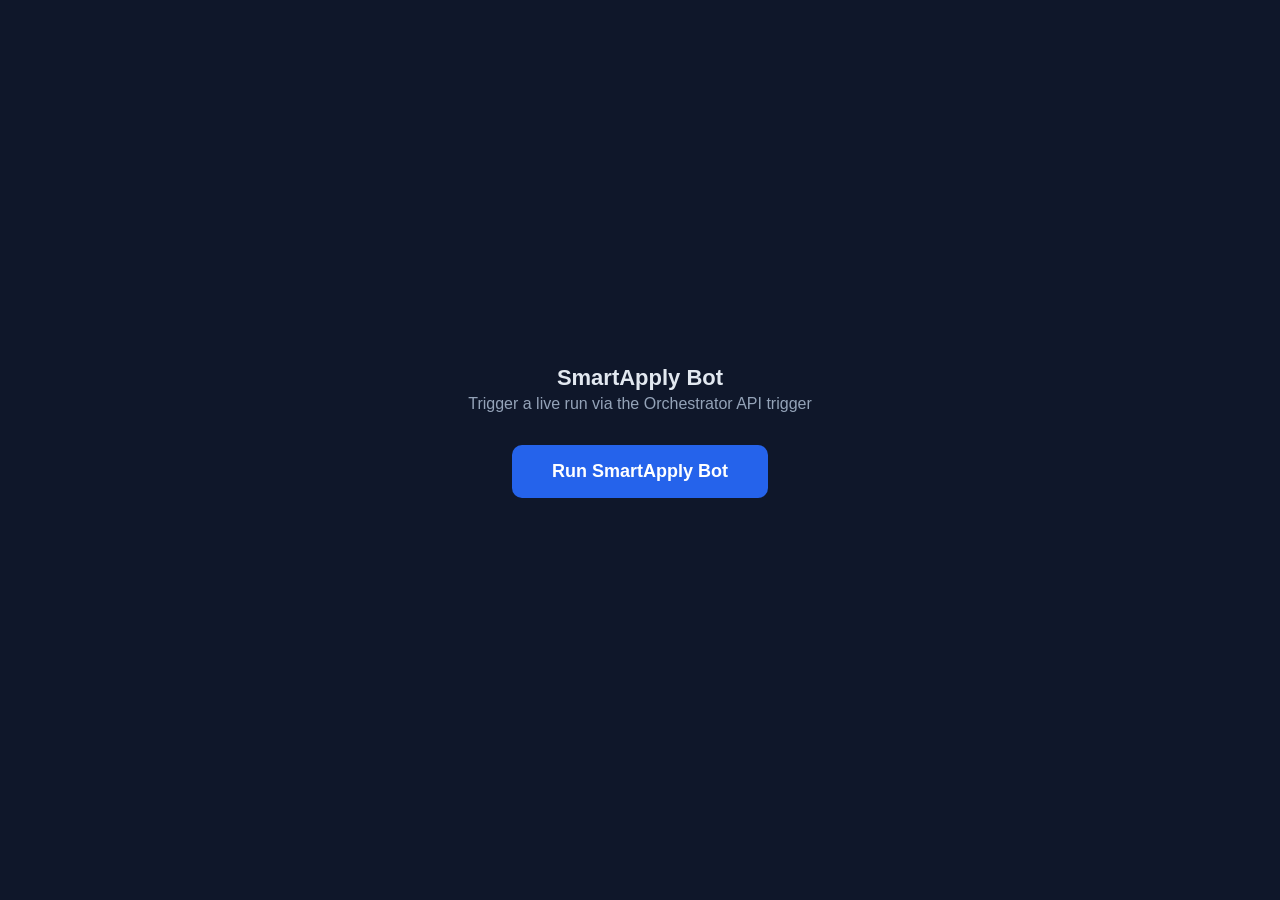
<file: demo/index.html>
<!DOCTYPE html>
<html lang="en">
<head>
<meta charset="UTF-8">
<title>Run SmartApply Bot</title>
<style>
  body {
    font-family: -apple-system, Segoe UI, Arial, sans-serif;
    background: #0f172a;
    color: #e2e8f0;
    display: flex;
    flex-direction: column;
    align-items: center;
    justify-content: center;
    min-height: 100vh;
    margin: 0;
    padding: 24px;
    box-sizing: border-box;
  }
  h1 { font-size: 22px; margin-bottom: 4px; }
  p.sub { color: #94a3b8; margin-top: 0; margin-bottom: 32px; }
  button {
    font-size: 18px;
    font-weight: 600;
    padding: 16px 40px;
    border-radius: 10px;
    border: none;
    background: #2563eb;
    color: white;
    cursor: pointer;
    transition: background 0.15s;
  }
  button:hover:not(:disabled) { background: #1d4ed8; }
  button:disabled { background: #334155; cursor: default; }
  #status {
    margin-top: 28px;
    min-height: 24px;
    font-size: 15px;
  }
  .ok { color: #4ade80; }
  .err { color: #f87171; }
  .pending { color: #facc15; }
  pre {
    margin-top: 16px;
    background: #1e293b;
    border: 1px solid #334155;
    border-radius: 8px;
    padding: 16px;
    max-width: 640px;
    width: 100%;
    overflow-x: auto;
    font-size: 13px;
    box-sizing: border-box;
  }
</style>
</head>
<body>
  <h1>SmartApply Bot</h1>
  <p class="sub">Trigger a live run via the Orchestrator API trigger</p>
  <button id="runBtn">Run SmartApply Bot</button>
  <div id="status"></div>
  <pre id="output" style="display:none"></pre>

<script>
const btn = document.getElementById("runBtn");
const statusEl = document.getElementById("status");
const outputEl = document.getElementById("output");

function setStatus(text, cls) {
  statusEl.textContent = text;
  statusEl.className = cls || "";
}

function showOutput(obj) {
  outputEl.style.display = "block";
  outputEl.textContent = JSON.stringify(obj, null, 2);
}

btn.addEventListener("click", async () => {
  btn.disabled = true;
  outputEl.style.display = "none";
  setStatus("Firing trigger...", "pending");
  try {
    const res = await fetch("/run", { method: "POST" });
    const data = await res.json();
    if (data.ok) {
      setStatus("Trigger fired successfully.", "ok");
      showOutput(data.result);
    } else {
      setStatus("Failed: " + data.error, "err");
    }
  } catch (err) {
    setStatus("Failed: " + err.message, "err");
  } finally {
    btn.disabled = false;
  }
});
</script>
</body>
</html>
</file>
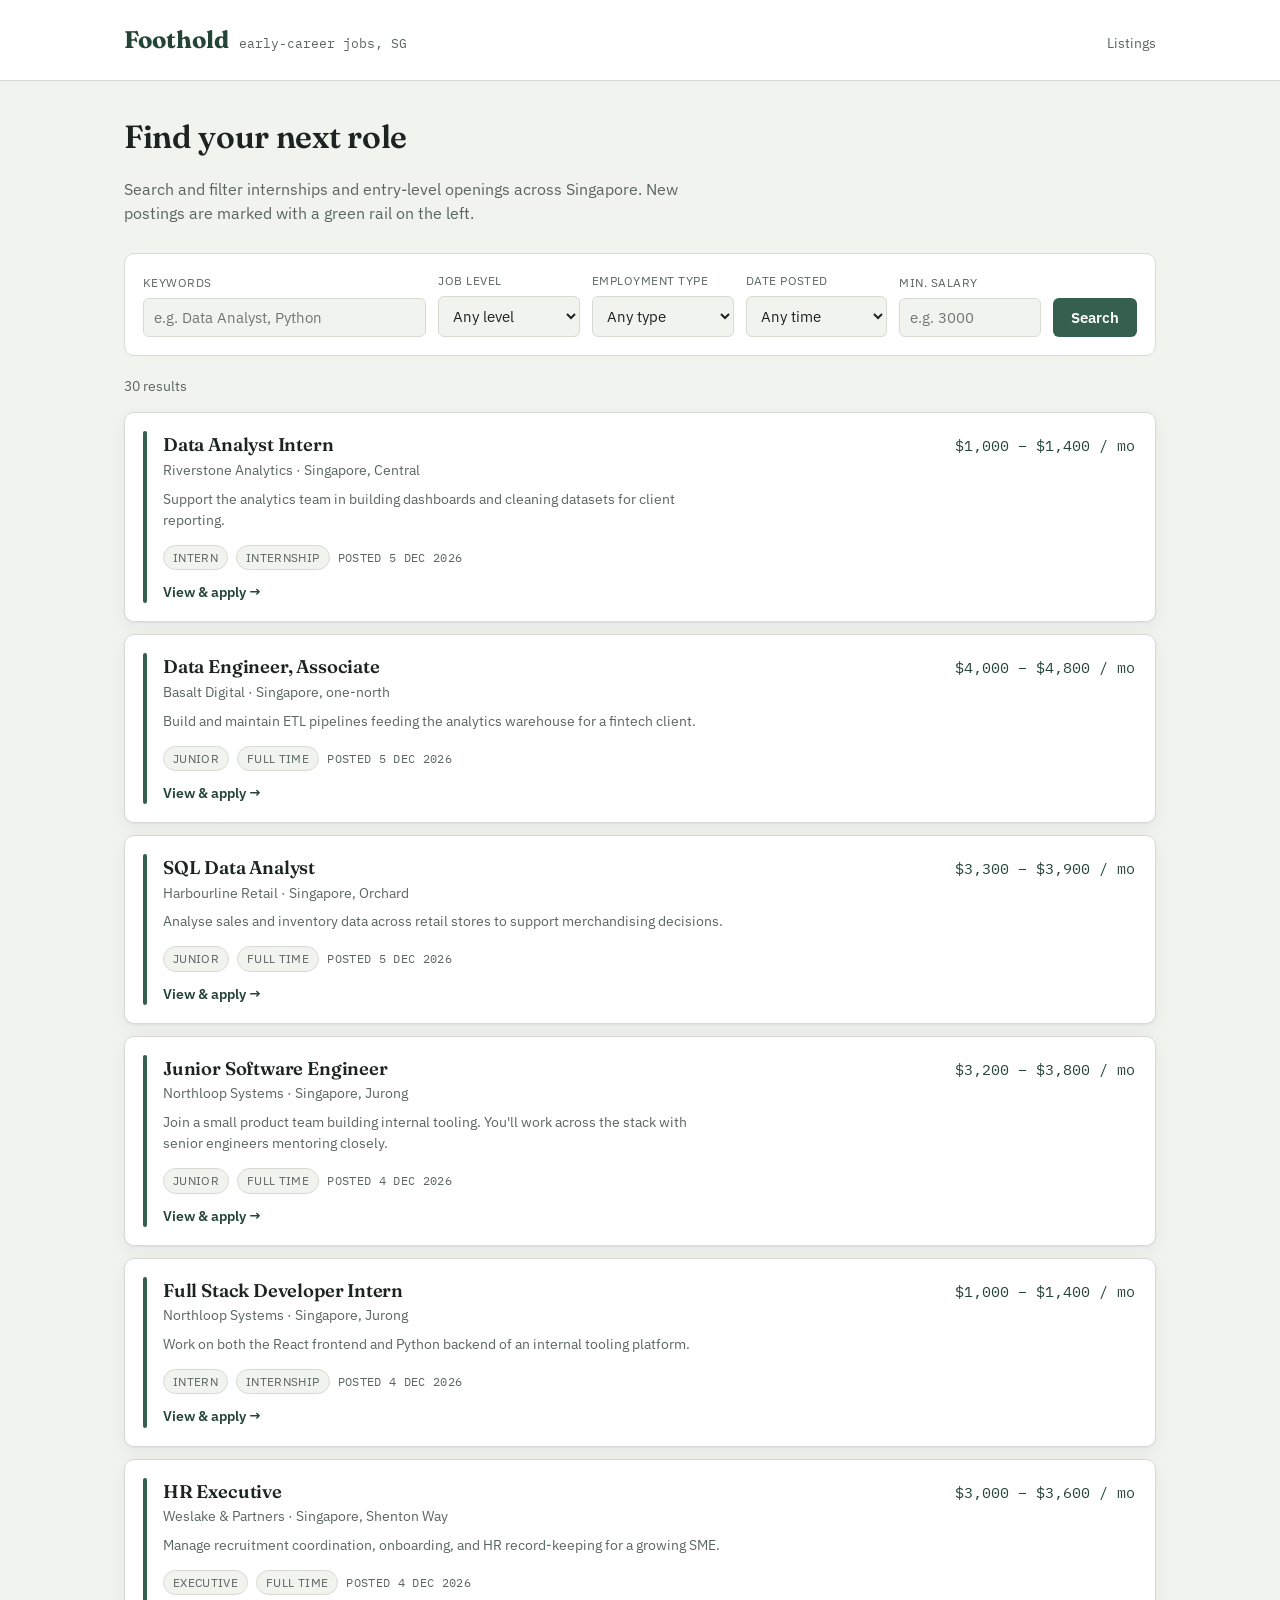
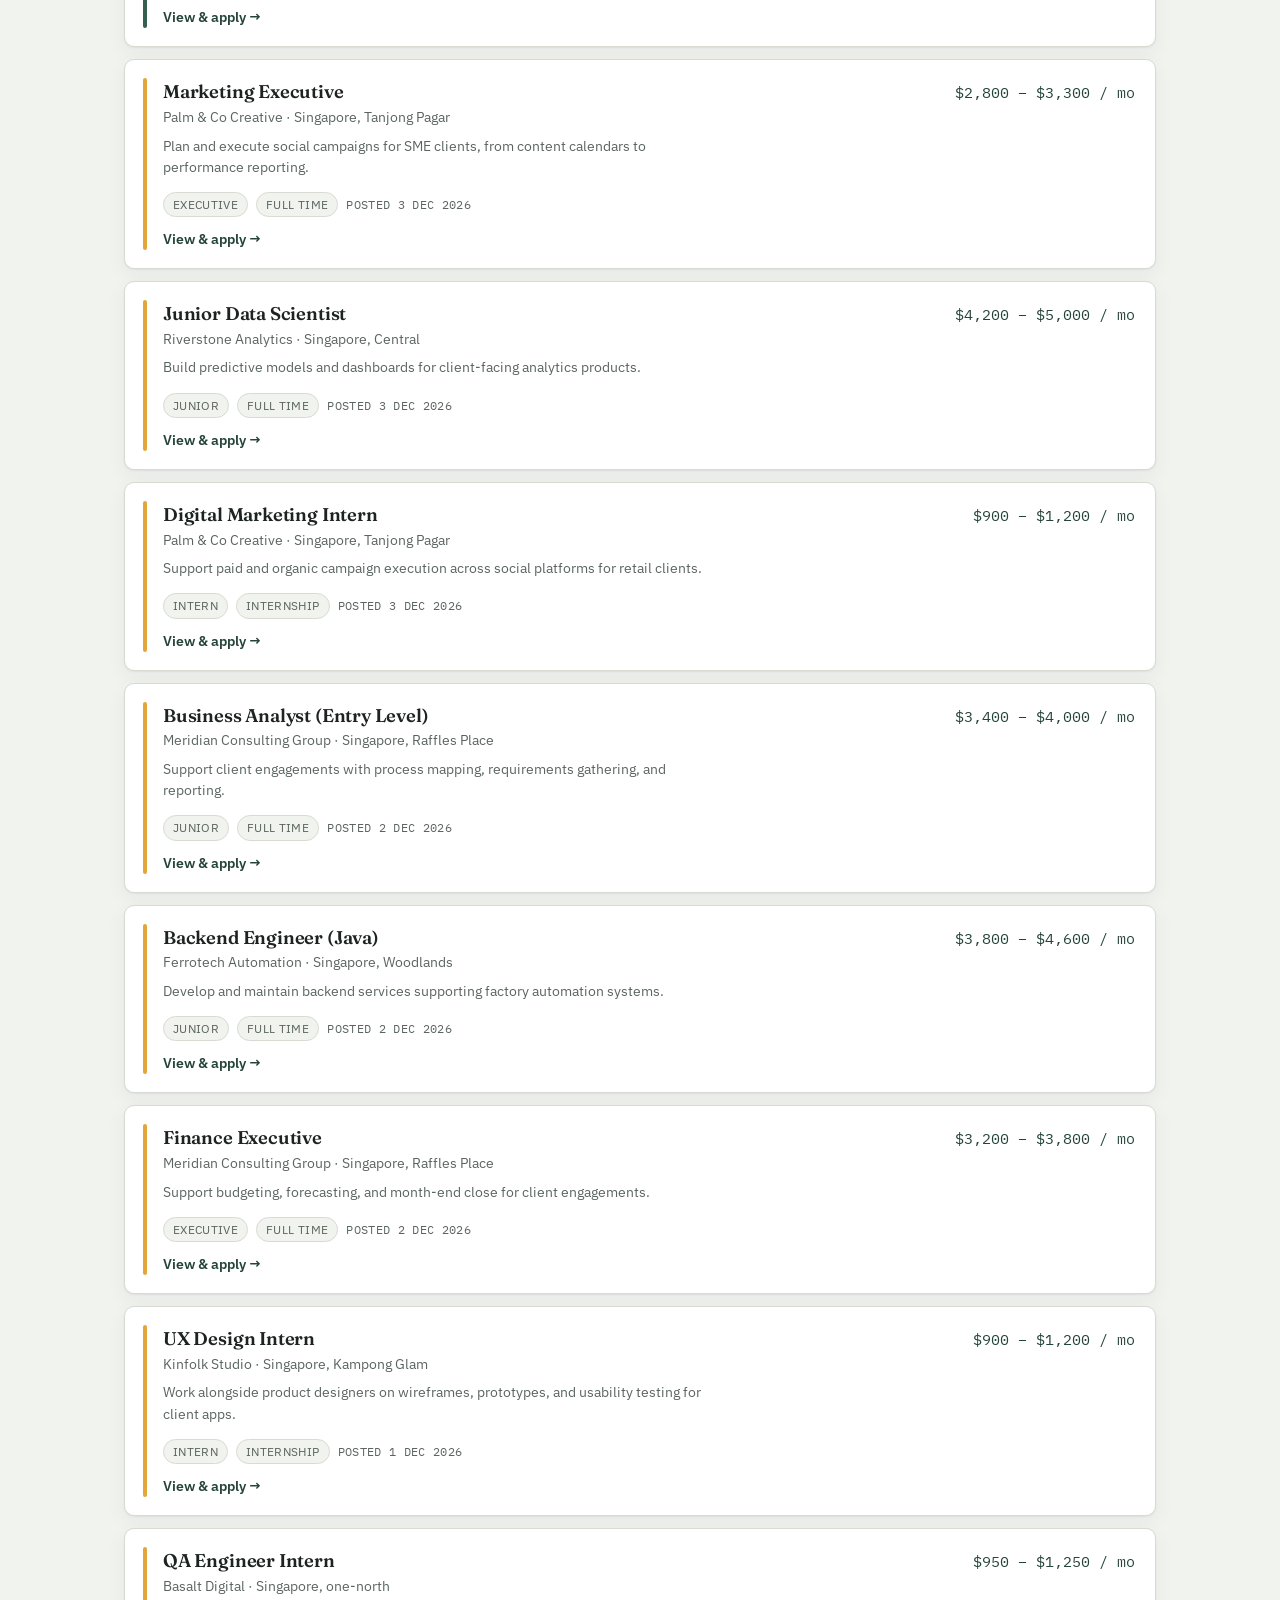
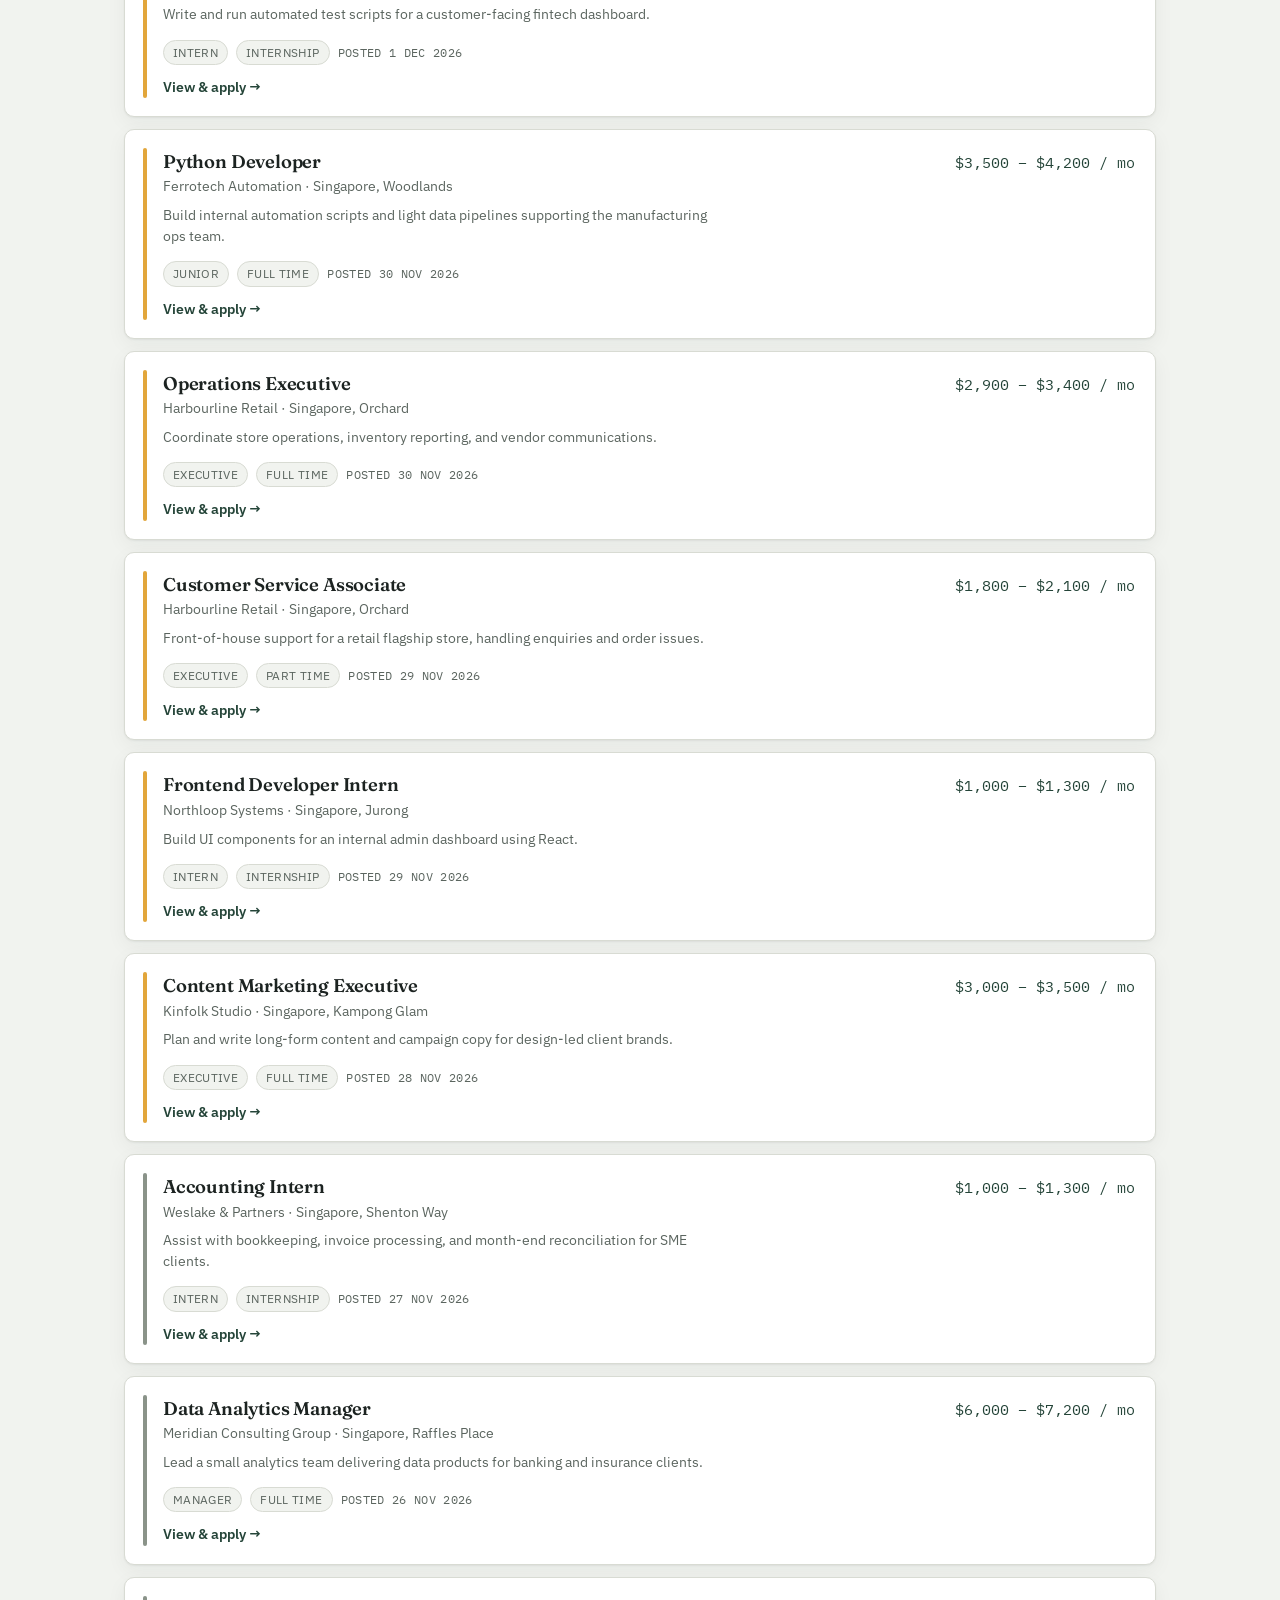
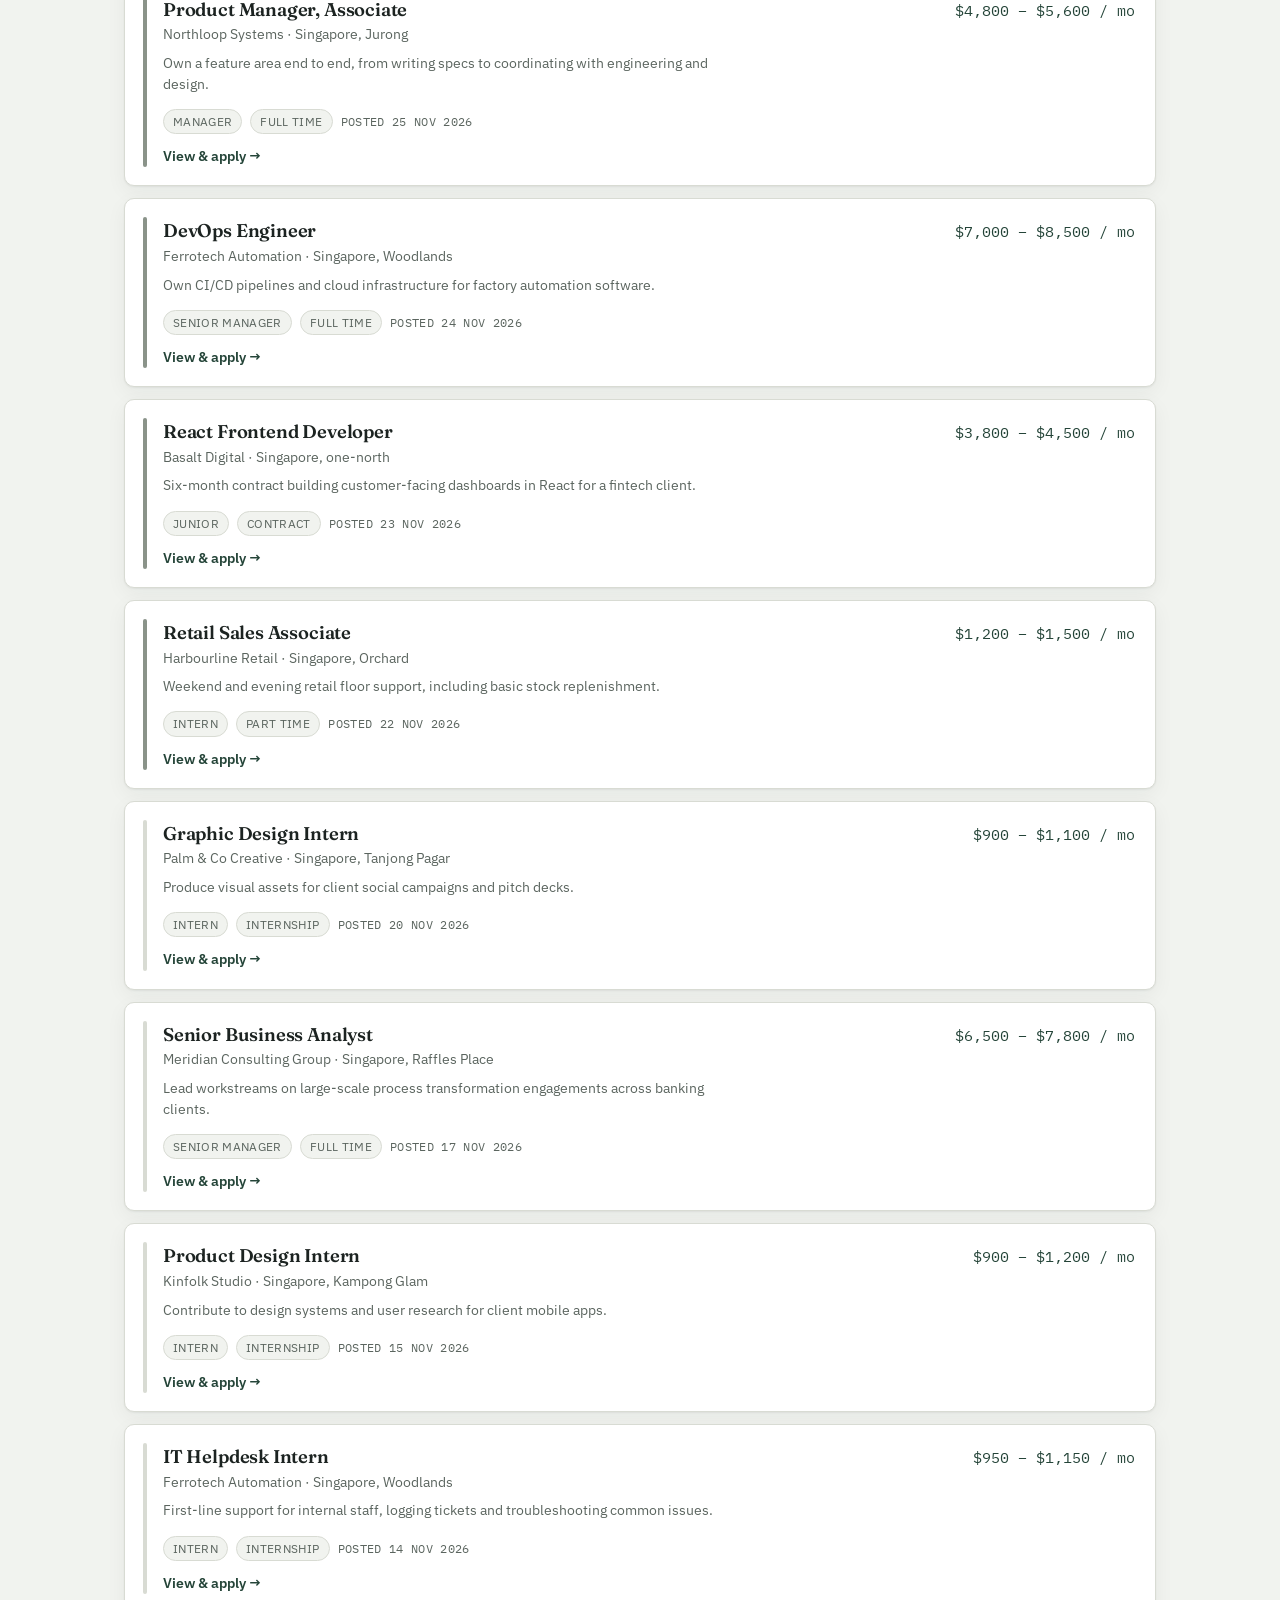
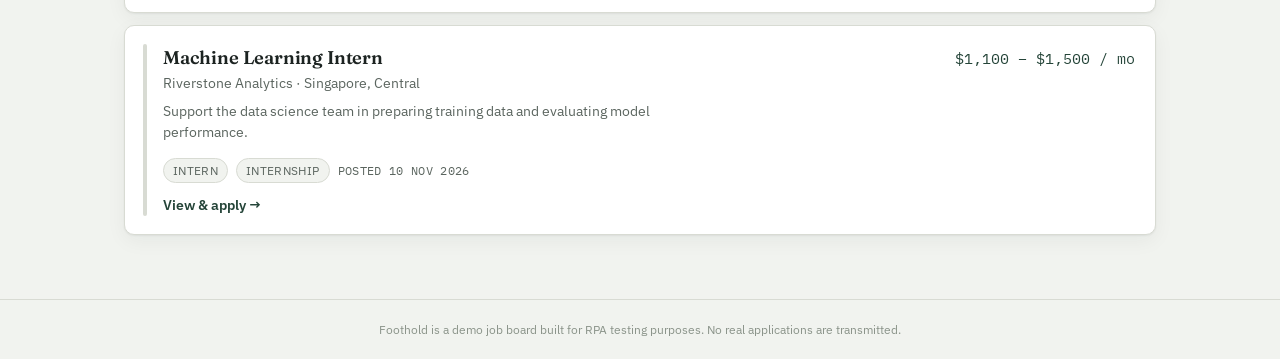
<file: JobBoardWebsite/index.html>
<!DOCTYPE html>
<html lang="en">
<head>
<meta charset="UTF-8" />
<meta name="viewport" content="width=device-width, initial-scale=1.0" />
<title>Foothold — Job Listings</title>
<link rel="preconnect" href="https://fonts.googleapis.com" />
<link href="https://fonts.googleapis.com/css2?family=Fraunces:wght@500;600;700&family=IBM+Plex+Sans:wght@400;500;600&family=IBM+Plex+Mono:wght@400;500&display=swap" rel="stylesheet" />
<link rel="stylesheet" href="style.css" />
</head>
<body>

<header class="site-header">
  <div class="site-header__inner">
    <a class="brand" href="index.html">
      <span class="brand__mark">Foothold</span>
      <span class="brand__tag">early-career jobs, SG</span>
    </a>
    <nav class="site-nav">
      <a href="index.html">Listings</a>
    </nav>
  </div>
</header>

<main>
  <div class="page-intro">
    <h1>Find your next role</h1>
    <p>Search and filter internships and entry-level openings across Singapore. New postings are marked with a green rail on the left.</p>
  </div>

  <form class="filter-bar" id="filter-form" autocomplete="off">
    <div class="field">
      <label for="search-keywords">Keywords</label>
      <input type="text" id="search-keywords" name="search-keywords" placeholder="e.g. Data Analyst, Python" />
    </div>
    <div class="field">
      <label for="filter-job-level">Job level</label>
      <select id="filter-job-level" name="filter-job-level">
        <option value="">Any level</option>
        <option value="Intern">Intern</option>
        <option value="Junior">Junior</option>
        <option value="Executive">Executive</option>
        <option value="Manager">Manager</option>
        <option value="Senior Manager">Senior Manager</option>
      </select>
    </div>
    <div class="field">
      <label for="filter-employment-type">Employment type</label>
      <select id="filter-employment-type" name="filter-employment-type">
        <option value="">Any type</option>
        <option value="Internship">Internship</option>
        <option value="Part Time">Part Time</option>
        <option value="Full Time">Full Time</option>
        <option value="Contract">Contract</option>
      </select>
    </div>
    <div class="field">
      <label for="filter-date-posted">Date posted</label>
      <select id="filter-date-posted" name="filter-date-posted">
        <option value="">Any time</option>
        <option value="1">Last 24 hours</option>
        <option value="7">Last 7 days</option>
        <option value="14">Last 2 weeks</option>
      </select>
    </div>
    <div class="field">
      <label for="filter-min-salary">Min. salary</label>
      <input type="number" id="filter-min-salary" name="filter-min-salary" placeholder="e.g. 3000" min="0" step="100" />
    </div>
    <button type="submit" class="btn btn-primary" id="btn-search">Search</button>
  </form>

  <p class="results-meta" id="results-count">Showing all listings</p>

  <div class="job-list" id="job-results"></div>
</main>

<footer class="site-footer">
  Foothold is a demo job board built for RPA testing purposes. No real applications are transmitted.
</footer>

<script src="jobs-data.js"></script>
<script>
  const resultsEl = document.getElementById("job-results");
  const countEl = document.getElementById("results-count");
  const form = document.getElementById("filter-form");

  function renderJobs(jobs) {
    resultsEl.innerHTML = "";

    if (jobs.length === 0) {
      resultsEl.innerHTML = '<div class="empty-state" id="empty-state">No listings match those filters. Try widening your search.</div>';
      countEl.textContent = "0 results";
      return;
    }

    countEl.textContent = jobs.length + (jobs.length === 1 ? " result" : " results");

    jobs.forEach(function (job) {
      const daysAgo = job.postedDaysAgo;
      const rail = freshnessClass(daysAgo);
      const card = document.createElement("article");
      card.className = "job-card";
      card.id = "job-card-" + job.id;
      card.innerHTML =
        '<div class="job-card__rail ' + rail + '"></div>' +
        '<div class="job-card__body">' +
          '<div class="job-card__top">' +
            '<h2 class="job-card__title">' + job.title + '</h2>' +
            '<span class="job-card__salary">' + formatSalary(job) + '</span>' +
          '</div>' +
          '<div class="job-card__company">' + job.company + ' &middot; ' + job.location + '</div>' +
          '<p class="job-card__desc">' + job.description + '</p>' +
          '<div class="job-card__meta">' +
            '<span class="badge">' + job.level + '</span>' +
            '<span class="badge">' + job.type + '</span>' +
            '<span class="badge badge-posted">Posted ' + formatPostedDate(job.postedDate) + '</span>' +
          '</div>' +
          '<div class="job-card__footer">' +
            '<a class="apply-link" id="apply-link-' + job.id + '" href="job-detail.html?id=' + job.id + '">View &amp; apply &rarr;</a>' +
          '</div>' +
        '</div>';
      resultsEl.appendChild(card);
    });
  }

  // --- keyword matching ---
  // Keywords arrive as a comma-separated string ("Data Analyst, Python") --
  // that is the format the bot types, and the same format the workflows
  // split on. Commas and spaces are both separators, never literal text to
  // match. A job matches when every term appears somewhere in it, in any
  // order, so "Data, Python" and "Python Data" give the same results.
  function matchesKeywords(haystack, query) {
    const terms = query.toLowerCase().split(/[,\s]+/).filter(function (term) {
      return term !== "";
    });
    const hay = haystack.toLowerCase();
    return terms.every(function (term) {
      return hay.indexOf(term) !== -1;
    });
  }
  // --- end keyword matching ---

  function applyFilters() {
    const keywords = document.getElementById("search-keywords").value;
    const level = document.getElementById("filter-job-level").value;
    const type = document.getElementById("filter-employment-type").value;
    const datePosted = document.getElementById("filter-date-posted").value;
    const minSalary = document.getElementById("filter-min-salary").value;

    let filtered = JOBS.filter(function (job) {
      const haystack = job.title + " " + job.company + " " + job.keywords.join(" ");
      if (!matchesKeywords(haystack, keywords)) return false;
      if (level && job.level !== level) return false;
      if (type && job.type !== type) return false;
      if (datePosted && job.postedDaysAgo > parseInt(datePosted, 10)) return false;
      if (minSalary && job.salaryMax < parseInt(minSalary, 10)) return false;
      return true;
    });

    filtered.sort(function (a, b) { return a.postedDaysAgo - b.postedDaysAgo; });
    renderJobs(filtered);
  }

  form.addEventListener("submit", function (e) {
    e.preventDefault();
    applyFilters();
  });

  // Initial render: all jobs, freshest first
  applyFilters();
</script>

</body>
</html>
</file>
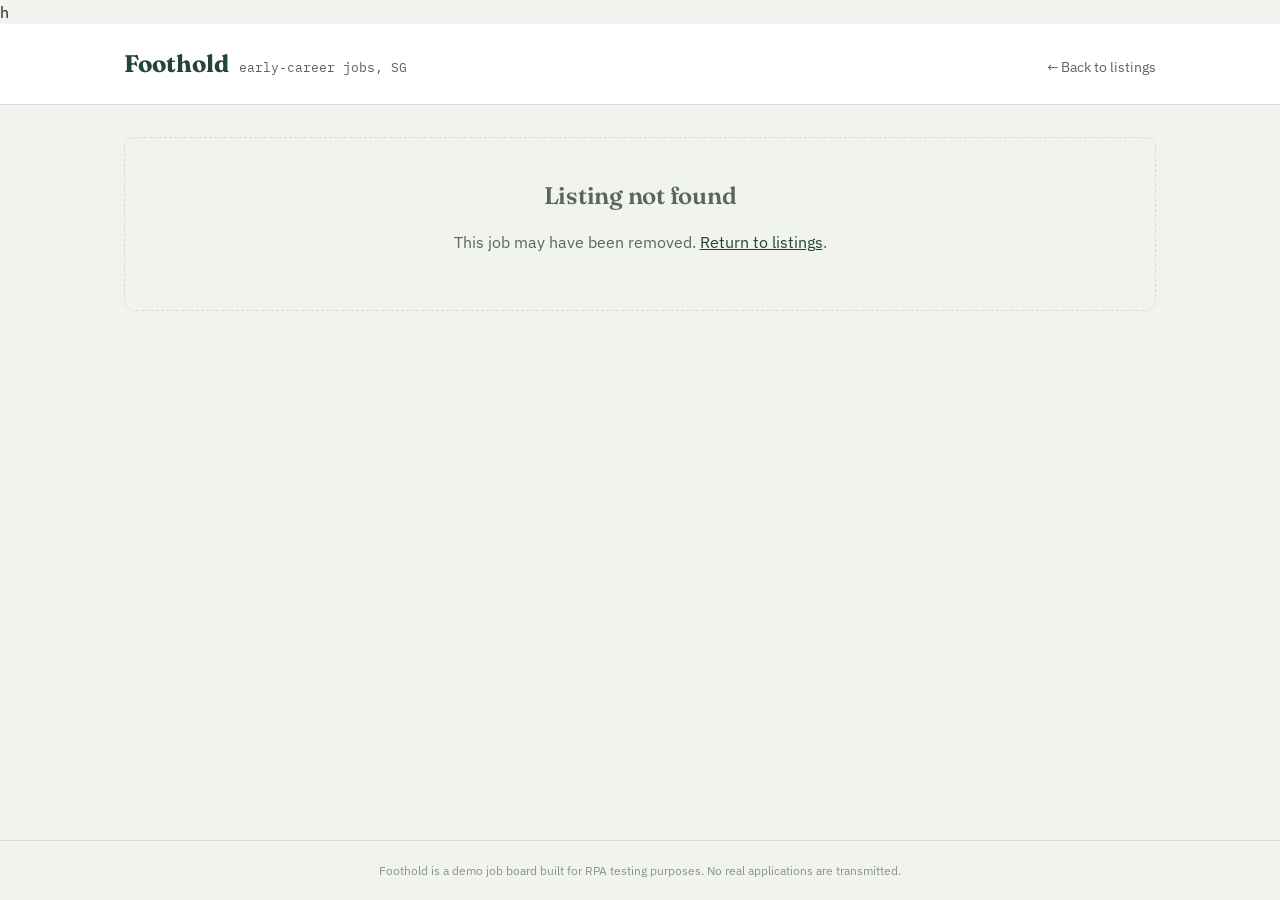
<file: JobBoardWebsite/job-detail.html>
h<!DOCTYPE html>
<html lang="en">
<head>
<meta charset="UTF-8" />
<meta name="viewport" content="width=device-width, initial-scale=1.0" />
<title>Foothold — Job Details</title>
<link rel="preconnect" href="https://fonts.googleapis.com" />
<link href="https://fonts.googleapis.com/css2?family=Fraunces:wght@500;600;700&family=IBM+Plex+Sans:wght@400;500;600&family=IBM+Plex+Mono:wght@400;500&display=swap" rel="stylesheet" />
<link rel="stylesheet" href="style.css" />
</head>
<body>

<header class="site-header">
  <div class="site-header__inner">
    <a class="brand" href="index.html">
      <span class="brand__mark">Foothold</span>
      <span class="brand__tag">early-career jobs, SG</span>
    </a>
    <nav class="site-nav">
      <a href="index.html">&larr; Back to listings</a>
    </nav>
  </div>
</header>

<main id="main-content">
  <!-- Populated by script below -->
</main>

<footer class="site-footer">
  Foothold is a demo job board built for RPA testing purposes. No real applications are transmitted.
</footer>

<script src="jobs-data.js"></script>
<script>
  const params = new URLSearchParams(window.location.search);
  const jobId = params.get("id");
  const job = getJobById(jobId);
  const mainEl = document.getElementById("main-content");

  if (!job) {
    mainEl.innerHTML =
      '<div class="empty-state" id="job-not-found">' +
        '<h2>Listing not found</h2>' +
        '<p>This job may have been removed. <a href="index.html">Return to listings</a>.</p>' +
      '</div>';
  } else {
    document.title = job.title + " — Foothold";

    mainEl.innerHTML =
      '<div class="job-detail" id="job-detail-panel">' +
        '<div class="job-detail__header">' +
          '<div>' +
            '<h1 id="job-title">' + job.title + '</h1>' +
            '<div class="job-card__company" id="job-company">' + job.company + ' &middot; ' + job.location + '</div>' +
          '</div>' +
          '<div class="job-detail__salary" id="job-salary">' + formatSalary(job) + '</div>' +
        '</div>' +

        '<div class="job-card__meta">' +
          '<span class="badge" id="job-level">' + job.level + '</span>' +
          '<span class="badge" id="job-type">' + job.type + '</span>' +
          '<span class="badge badge-posted" id="job-posted-date">Posted ' + formatPostedDate(job.postedDate) + '</span>' +
        '</div>' +

        '<h3>About the role</h3>' +
        '<p id="job-description">' + job.description + '</p>' +

        '<h3>What you\'ll need</h3>' +
        '<ul id="job-requirements">' +
          job.requirements.map(function (r) { return '<li>' + r + '</li>'; }).join('') +
        '</ul>' +
      '</div>' +

      '<form class="application-form" id="application-form" autocomplete="off">' +
        '<h2>Apply for this role</h2>' +
        '<p class="form-sub">Fields marked required must be filled before you can submit.</p>' +

        '<div class="form-row">' +
          '<div class="field">' +
            '<label for="applicant-name">Full name *</label>' +
            '<input type="text" id="applicant-name" name="applicant-name" required />' +
          '</div>' +
          '<div class="field">' +
            '<label for="applicant-email">Email address *</label>' +
            '<input type="email" id="applicant-email" name="applicant-email" required />' +
          '</div>' +
        '</div>' +

        '<div class="form-row">' +
          '<div class="field">' +
            '<label for="applicant-phone">Phone number *</label>' +
            '<input type="tel" id="applicant-phone" name="applicant-phone" required />' +
          '</div>' +
          '<div class="field">' +
            '<label for="applicant-skills">Key skills (optional)</label>' +
            '<input type="text" id="applicant-skills" name="applicant-skills" placeholder="e.g. Python, SQL, Excel" />' +
          '</div>' +
        '</div>' +

        '<div class="field-full">' +
          '<label for="applicant-coverletter">Cover note (optional)</label>' +
          '<textarea id="applicant-coverletter" name="applicant-coverletter" placeholder="A few lines on why you\'re a good fit..."></textarea>' +
        '</div>' +

        '<div class="field-full file-field">' +
          '<label for="resume-upload">Resume (PDF) *</label>' +
          '<input type="file" id="resume-upload" name="resume-upload" accept=".pdf" required />' +
          '<small>Only PDF files are accepted.</small>' +
        '</div>' +

        '<div class="form-actions">' +
          '<button type="submit" class="btn btn-primary" id="btn-submit-application">Submit application</button>' +
          '<span class="form-note" id="submit-note"></span>' +
        '</div>' +
      '</form>';

    document.getElementById("application-form").addEventListener("submit", function (e) {
      e.preventDefault();

      const name = document.getElementById("applicant-name").value.trim();
      const email = document.getElementById("applicant-email").value.trim();
      const phone = document.getElementById("applicant-phone").value.trim();
      const resumeFile = document.getElementById("resume-upload").files[0];

      if (!name || !email || !phone || !resumeFile) {
        document.getElementById("submit-note").textContent = "Please complete all required fields.";
        return;
      }

      const ref = "FH-" + Date.now().toString().slice(-6);
      const query = new URLSearchParams({
        ref: ref,
        job: job.title,
        company: job.company,
        name: name
      });
      window.location.href = "success.html?" + query.toString();
    });
  }
</script>

</body>
</html>
</file>
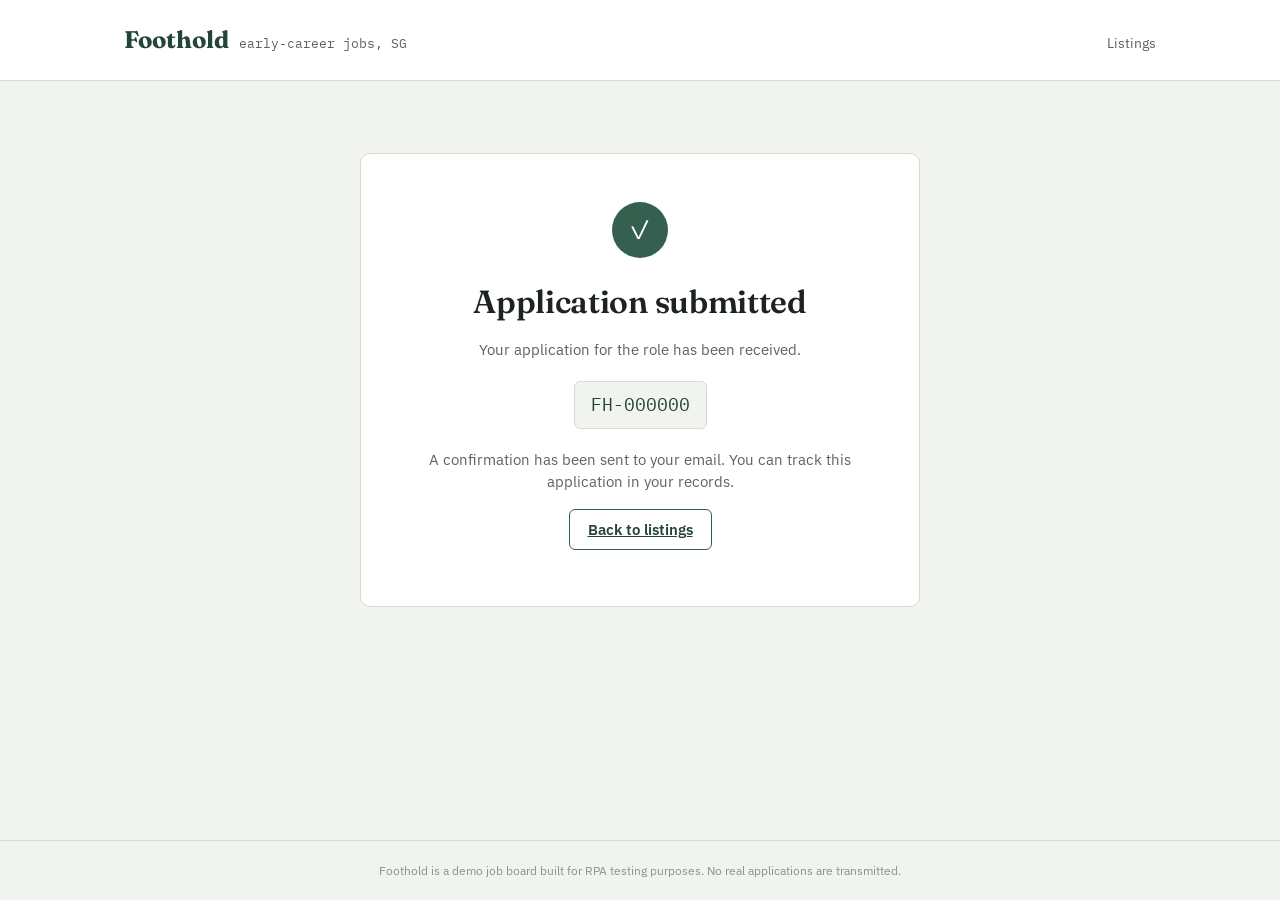
<file: JobBoardWebsite/success.html>
<!DOCTYPE html>
<html lang="en">
<head>
<meta charset="UTF-8" />
<meta name="viewport" content="width=device-width, initial-scale=1.0" />
<title>Foothold — Application Submitted</title>
<link rel="preconnect" href="https://fonts.googleapis.com" />
<link href="https://fonts.googleapis.com/css2?family=Fraunces:wght@500;600;700&family=IBM+Plex+Sans:wght@400;500;600&family=IBM+Plex+Mono:wght@400;500&display=swap" rel="stylesheet" />
<link rel="stylesheet" href="style.css" />
</head>
<body>

<header class="site-header">
  <div class="site-header__inner">
    <a class="brand" href="index.html">
      <span class="brand__mark">Foothold</span>
      <span class="brand__tag">early-career jobs, SG</span>
    </a>
    <nav class="site-nav">
      <a href="index.html">Listings</a>
    </nav>
  </div>
</header>

<main>
  <div class="success-panel" id="application-success">
    <div class="success-check" aria-hidden="true">&#10003;</div>
    <h1 id="success-heading">Application submitted</h1>
    <p class="success-detail" id="success-job-line"></p>
    <div class="success-ref" id="success-reference"></div>
    <p class="success-detail">A confirmation has been sent to your email. You can track this application in your records.</p>
    <p style="margin-top: 24px;"><a href="index.html" class="btn btn-secondary" id="btn-back-to-listings">Back to listings</a></p>
  </div>
</main>

<footer class="site-footer">
  Foothold is a demo job board built for RPA testing purposes. No real applications are transmitted.
</footer>

<script>
  const params = new URLSearchParams(window.location.search);
  const ref = params.get("ref") || "FH-000000";
  const jobTitle = params.get("job") || "the role";
  const company = params.get("company") || "";
  const name = params.get("name") || "";

  document.getElementById("success-reference").textContent = ref;
  document.getElementById("success-job-line").textContent =
    (name ? name + ", your" : "Your") + " application for " + jobTitle +
    (company ? " at " + company : "") + " has been received.";
</script>

</body>
</html>
</file>
<file: JobBoardWebsite/style.css>
/* ============================================================
   Foothold — design tokens
   Palette: warm ink + pale sage paper, deep moss primary accent,
   amber for freshness/urgency signals.
   Type: Fraunces (display serif) / IBM Plex Sans (body) /
   IBM Plex Mono (data — salary figures, reference numbers).
   ============================================================ */

:root {
  --ink: #1c2321;
  --paper: #f1f3ef;
  --paper-raised: #ffffff;
  --moss: #35604f;
  --moss-dark: #244438;
  --amber: #e2a63b;
  --line: #d8dbd3;
  --slate: #5b655f;
  --slate-light: #8a9389;
  --danger: #b8493a;

  --radius: 10px;
  --shadow-card: 0 1px 2px rgba(28, 35, 33, 0.06), 0 6px 20px rgba(28, 35, 33, 0.05);
  --shadow-card-hover: 0 2px 4px rgba(28, 35, 33, 0.08), 0 14px 32px rgba(28, 35, 33, 0.09);

  --font-display: "Fraunces", Georgia, serif;
  --font-body: "IBM Plex Sans", -apple-system, Segoe UI, sans-serif;
  --font-mono: "IBM Plex Mono", "Courier New", monospace;
}

* { box-sizing: border-box; }

html, body {
  margin: 0;
  padding: 0;
  background: var(--paper);
  color: var(--ink);
  font-family: var(--font-body);
  font-size: 16px;
  line-height: 1.5;
}

body {
  min-height: 100vh;
  display: flex;
  flex-direction: column;
}

a { color: var(--moss-dark); }

h1, h2, h3 {
  font-family: var(--font-display);
  font-weight: 600;
  letter-spacing: -0.01em;
  margin: 0 0 0.4em;
}

/* ---------- Focus & motion baseline ---------- */
a:focus-visible,
button:focus-visible,
input:focus-visible,
select:focus-visible,
textarea:focus-visible {
  outline: 2px solid var(--moss);
  outline-offset: 2px;
}

@media (prefers-reduced-motion: reduce) {
  * { animation: none !important; transition: none !important; }
}

/* ---------- Site header ---------- */
.site-header {
  border-bottom: 1px solid var(--line);
  background: var(--paper-raised);
}

.site-header__inner {
  max-width: 1080px;
  margin: 0 auto;
  padding: 22px 24px;
  display: flex;
  align-items: baseline;
  justify-content: space-between;
  gap: 16px;
}

.brand {
  display: flex;
  align-items: baseline;
  gap: 10px;
  text-decoration: none;
  color: var(--ink);
}

.brand__mark {
  font-family: var(--font-display);
  font-size: 1.5rem;
  font-weight: 700;
  color: var(--moss-dark);
}

.brand__tag {
  font-size: 0.8rem;
  color: var(--slate);
  font-family: var(--font-mono);
}

.site-nav a {
  font-size: 0.9rem;
  text-decoration: none;
  color: var(--slate);
}

/* ---------- Layout shell ---------- */
main {
  flex: 1;
  width: 100%;
  max-width: 1080px;
  margin: 0 auto;
  padding: 32px 24px 64px;
}

.page-intro {
  margin-bottom: 28px;
}

.page-intro p {
  color: var(--slate);
  max-width: 60ch;
}

/* ---------- Filter bar ---------- */
.filter-bar {
  background: var(--paper-raised);
  border: 1px solid var(--line);
  border-radius: var(--radius);
  padding: 18px;
  display: grid;
  grid-template-columns: 2fr 1fr 1fr 1fr 1fr auto;
  gap: 12px;
  align-items: end;
  margin-bottom: 20px;
}

@media (max-width: 860px) {
  .filter-bar { grid-template-columns: 1fr 1fr; }
}

.field label {
  display: block;
  font-size: 0.75rem;
  text-transform: uppercase;
  letter-spacing: 0.04em;
  color: var(--slate);
  margin-bottom: 6px;
}

.field input,
.field select {
  width: 100%;
  padding: 9px 10px;
  border: 1px solid var(--line);
  border-radius: 6px;
  background: var(--paper);
  font-family: var(--font-body);
  font-size: 0.92rem;
  color: var(--ink);
}

.btn {
  font-family: var(--font-body);
  font-weight: 600;
  font-size: 0.92rem;
  border: none;
  border-radius: 6px;
  padding: 10px 18px;
  cursor: pointer;
  transition: transform 0.12s ease, background 0.12s ease;
}

.btn-primary {
  background: var(--moss);
  color: #fff;
}
.btn-primary:hover { background: var(--moss-dark); }

.btn-secondary {
  background: transparent;
  color: var(--moss-dark);
  border: 1px solid var(--moss);
}
.btn-secondary:hover { background: rgba(53, 96, 79, 0.08); }

.results-meta {
  font-size: 0.85rem;
  color: var(--slate);
  margin: 4px 0 16px;
}

/* ---------- Job cards ---------- */
.job-list {
  display: flex;
  flex-direction: column;
  gap: 12px;
}

.job-card {
  position: relative;
  display: flex;
  gap: 16px;
  background: var(--paper-raised);
  border: 1px solid var(--line);
  border-radius: var(--radius);
  padding: 18px 20px 18px 18px;
  box-shadow: var(--shadow-card);
  transition: box-shadow 0.15s ease, transform 0.15s ease;
}

.job-card:hover {
  box-shadow: var(--shadow-card-hover);
  transform: translateY(-1px);
}

/* Signature element: freshness rail — a vertical bar whose
   color/opacity encodes how recently the role was posted,
   a literal read on the date_posted filter. */
.job-card__rail {
  flex: 0 0 4px;
  border-radius: 4px;
  align-self: stretch;
}
.rail-fresh   { background: var(--moss); }
.rail-recent  { background: var(--amber); }
.rail-standard{ background: var(--slate-light); }
.rail-older   { background: var(--line); }

.job-card__body { flex: 1; min-width: 0; }

.job-card__top {
  display: flex;
  justify-content: space-between;
  align-items: baseline;
  gap: 12px;
  flex-wrap: wrap;
}

.job-card__title {
  font-family: var(--font-display);
  font-size: 1.15rem;
  font-weight: 600;
  margin: 0;
}

.job-card__company {
  color: var(--slate);
  font-size: 0.9rem;
}

.job-card__salary {
  font-family: var(--font-mono);
  font-size: 0.92rem;
  color: var(--moss-dark);
  white-space: nowrap;
}

.job-card__meta {
  margin-top: 8px;
  display: flex;
  gap: 8px;
  flex-wrap: wrap;
  align-items: center;
}

.badge {
  font-size: 0.72rem;
  text-transform: uppercase;
  letter-spacing: 0.03em;
  padding: 3px 9px;
  border-radius: 999px;
  background: var(--paper);
  border: 1px solid var(--line);
  color: var(--slate);
}

.badge-posted {
  font-family: var(--font-mono);
  color: var(--slate);
  border: none;
  background: none;
  padding-left: 0;
}

.job-card__footer {
  margin-top: 12px;
  display: flex;
  justify-content: space-between;
  align-items: center;
}

.job-card__desc {
  margin-top: 8px;
  font-size: 0.88rem;
  color: var(--slate);
  max-width: 70ch;
}

.apply-link {
  text-decoration: none;
  font-weight: 600;
  font-size: 0.88rem;
  color: var(--moss-dark);
}

.empty-state {
  border: 1px dashed var(--line);
  border-radius: var(--radius);
  padding: 40px 20px;
  text-align: center;
  color: var(--slate);
}

/* ---------- Job detail page ---------- */
.job-detail {
  background: var(--paper-raised);
  border: 1px solid var(--line);
  border-radius: var(--radius);
  padding: 28px;
  margin-bottom: 24px;
}

.job-detail__header {
  display: flex;
  justify-content: space-between;
  gap: 16px;
  flex-wrap: wrap;
  border-bottom: 1px solid var(--line);
  padding-bottom: 18px;
  margin-bottom: 18px;
}

.job-detail__salary {
  font-family: var(--font-mono);
  font-size: 1.1rem;
  color: var(--moss-dark);
}

.job-detail h3 {
  font-size: 1rem;
  margin-top: 20px;
}

.job-detail ul { margin: 6px 0; padding-left: 20px; color: var(--slate); }

/* ---------- Application form ---------- */
.application-form {
  background: var(--paper-raised);
  border: 1px solid var(--line);
  border-radius: var(--radius);
  padding: 28px;
}

.application-form h2 { margin-bottom: 4px; }
.application-form .form-sub { color: var(--slate); font-size: 0.9rem; margin-bottom: 22px; }

.form-row {
  display: grid;
  grid-template-columns: 1fr 1fr;
  gap: 16px;
  margin-bottom: 16px;
}

@media (max-width: 640px) {
  .form-row { grid-template-columns: 1fr; }
}

.field-full { margin-bottom: 16px; }

.field-full label,
.form-row .field label {
  display: block;
  font-size: 0.8rem;
  font-weight: 600;
  margin-bottom: 6px;
  color: var(--ink);
}

.field-full input,
.field-full textarea,
.form-row input {
  width: 100%;
  padding: 10px 12px;
  border: 1px solid var(--line);
  border-radius: 6px;
  font-family: var(--font-body);
  font-size: 0.95rem;
  background: var(--paper);
  color: var(--ink);
}

.field-full textarea { resize: vertical; min-height: 90px; }

.file-field {
  border: 1px dashed var(--line);
  border-radius: 8px;
  padding: 16px;
  background: var(--paper);
}

.file-field label {
  font-weight: 600;
  font-size: 0.8rem;
  margin-bottom: 8px;
  display: block;
}

.file-field small {
  display: block;
  color: var(--slate);
  margin-top: 6px;
  font-size: 0.78rem;
}

.form-actions {
  margin-top: 22px;
  display: flex;
  gap: 12px;
  align-items: center;
}

.form-note {
  font-size: 0.8rem;
  color: var(--slate-light);
}

/* ---------- Success page ---------- */
.success-panel {
  background: var(--paper-raised);
  border: 1px solid var(--line);
  border-radius: var(--radius);
  padding: 48px 32px;
  text-align: center;
  max-width: 560px;
  margin: 40px auto;
}

.success-check {
  width: 56px;
  height: 56px;
  border-radius: 50%;
  background: var(--moss);
  color: #fff;
  display: flex;
  align-items: center;
  justify-content: center;
  margin: 0 auto 20px;
  font-size: 1.6rem;
}

.success-ref {
  font-family: var(--font-mono);
  font-size: 1.1rem;
  background: var(--paper);
  border: 1px solid var(--line);
  border-radius: 6px;
  padding: 10px 16px;
  display: inline-block;
  margin: 16px 0;
  color: var(--moss-dark);
}

.success-detail { color: var(--slate); font-size: 0.92rem; margin: 4px 0; }

/* ---------- Footer ---------- */
.site-footer {
  border-top: 1px solid var(--line);
  padding: 20px 24px;
  text-align: center;
  font-size: 0.78rem;
  color: var(--slate-light);
}
</file>
